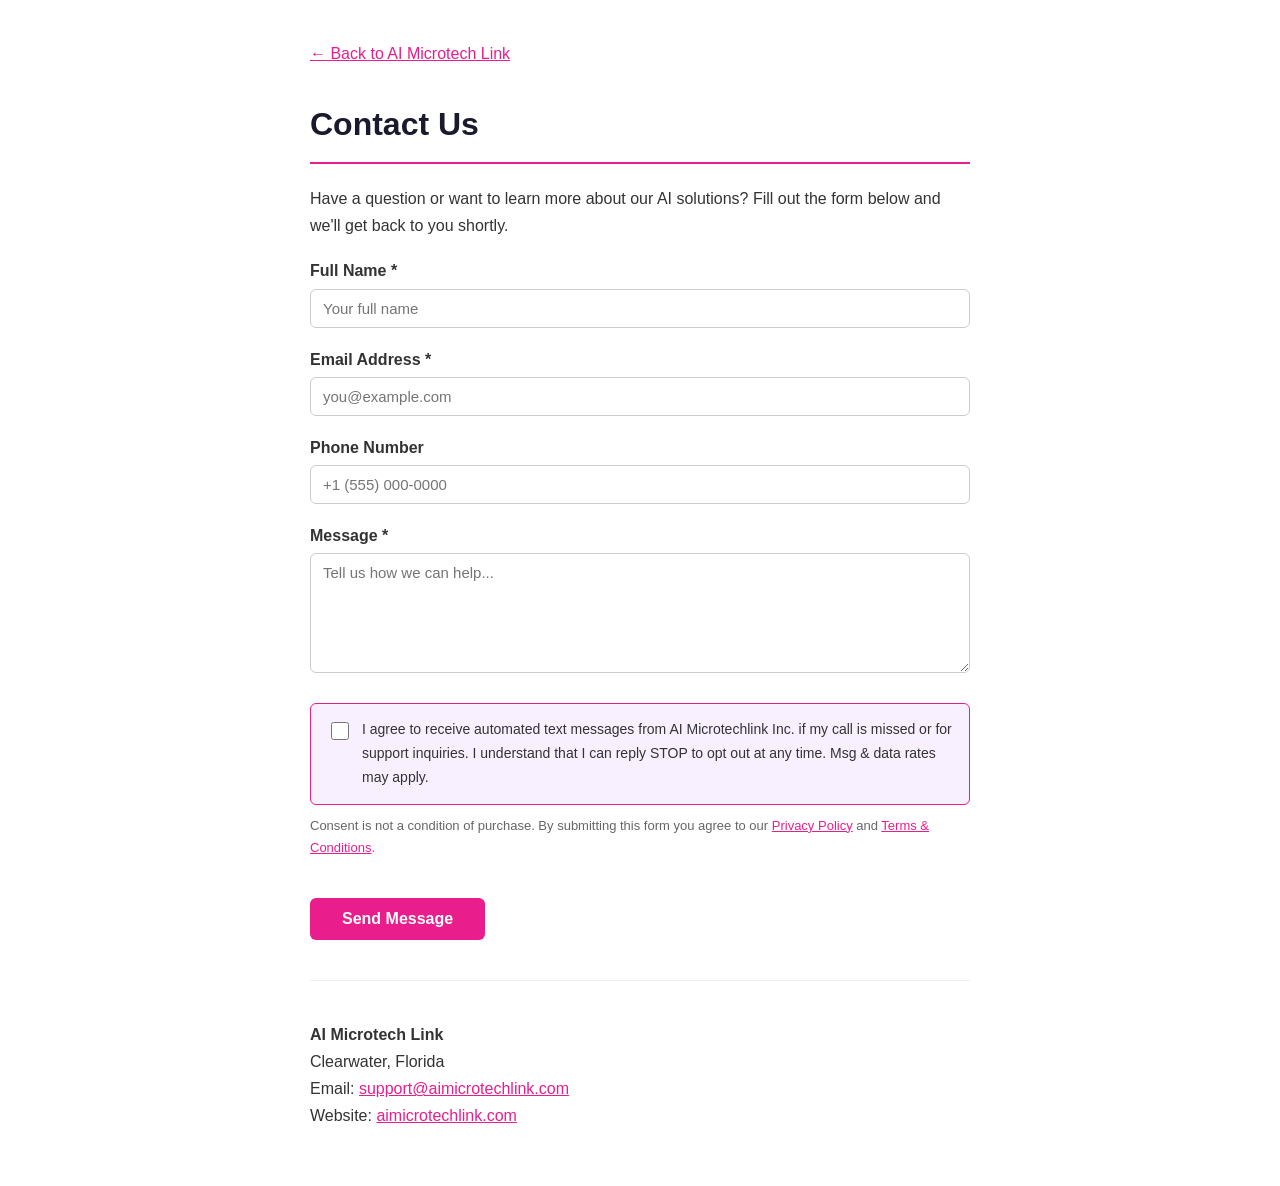
<file: contact.html>
<!doctype html>
<html lang="en">
<head>
  <meta charset="UTF-8" />
  <meta name="viewport" content="width=device-width, initial-scale=1.0" />
  <title>Contact Us | AI Microtech Link</title>
  <meta name="description" content="Contact AI Microtech Link — AI development solutions based in Clearwater, Florida." />
  <link rel="canonical" href="https://aimicrotechlink.com/contact" />
  <link rel="icon" type="image/png" href="images/ai_microtech_favicon.png" />
  <style>
    *, *::before, *::after { box-sizing: border-box; }
    body { font-family: Arial, sans-serif; max-width: 700px; margin: 0 auto; padding: 40px 20px; color: #333; line-height: 1.7; background: #fff; }
    h1 { color: #1a1a2e; border-bottom: 2px solid #e91e8c; padding-bottom: 10px; }
    a { color: #e91e8c; }
    .back { margin-bottom: 30px; }
    label { display: block; font-weight: 600; margin-bottom: 4px; margin-top: 18px; }
    input[type="text"], input[type="email"], input[type="tel"], textarea {
      width: 100%; padding: 10px 12px; border: 1px solid #ccc; border-radius: 6px;
      font-size: 15px; font-family: inherit;
    }
    textarea { min-height: 120px; resize: vertical; }
    .consent-row {
      display: flex; align-items: flex-start; gap: 10px;
      background: #f9f0ff; border: 1px solid #e91e8c; border-radius: 6px;
      padding: 14px 16px; margin-top: 22px;
    }
    .consent-row input[type="checkbox"] { margin-top: 4px; width: 18px; height: 18px; flex-shrink: 0; cursor: pointer; accent-color: #e91e8c; }
    .consent-row label { font-weight: normal; margin: 0; font-size: 14px; color: #333; }
    .privacy-note { font-size: 13px; color: #666; margin-top: 10px; }
    button[type="submit"] {
      margin-top: 26px; background: #e91e8c; color: #fff; border: none;
      padding: 12px 32px; border-radius: 6px; font-size: 16px; font-weight: 600;
      cursor: pointer; transition: background 0.2s;
    }
    button[type="submit"]:hover { background: #c2006e; }
    .success { display: none; background: #e6f9ee; border: 1px solid #34a853; border-radius: 6px; padding: 16px; margin-top: 20px; color: #1a6632; }
  </style>
</head>
<body>
  <div class="back"><a href="/">&larr; Back to AI Microtech Link</a></div>
  <h1>Contact Us</h1>
  <p>Have a question or want to learn more about our AI solutions? Fill out the form below and we'll get back to you shortly.</p>

  <form id="contactForm" action="https://formspree.io/f/support@aimicrotechlink.com" method="POST" novalidate>
    <label for="name">Full Name *</label>
    <input type="text" id="name" name="name" required placeholder="Your full name" />

    <label for="email">Email Address *</label>
    <input type="email" id="email" name="email" required placeholder="you@example.com" />

    <label for="phone">Phone Number</label>
    <input type="tel" id="phone" name="phone" placeholder="+1 (555) 000-0000" />

    <label for="message">Message *</label>
    <textarea id="message" name="message" required placeholder="Tell us how we can help..."></textarea>

    <div class="consent-row">
      <input type="checkbox" id="sms_consent" name="sms_consent" value="yes" />
      <label for="sms_consent">
        I agree to receive automated text messages from AI Microtechlink Inc. if my call is missed or for support inquiries. I understand that I can reply STOP to opt out at any time. Msg &amp; data rates may apply.
      </label>
    </div>
    <p class="privacy-note">
      Consent is not a condition of purchase. By submitting this form you agree to our
      <a href="/privacy-policy" target="_blank">Privacy Policy</a> and
      <a href="/terms" target="_blank">Terms &amp; Conditions</a>.
    </p>

    <button type="submit">Send Message</button>
    <div class="success" id="successMsg">Thanks! Your message has been sent. We'll be in touch soon.</div>
  </form>

  <hr style="margin:40px 0; border:none; border-top:1px solid #eee;" />
  <p>
    <strong>AI Microtech Link</strong><br>
    Clearwater, Florida<br>
    Email: <a href="mailto:support@aimicrotechlink.com">support@aimicrotechlink.com</a><br>
    Website: <a href="https://aimicrotechlink.com">aimicrotechlink.com</a>
  </p>
</body>
</html>
</file>
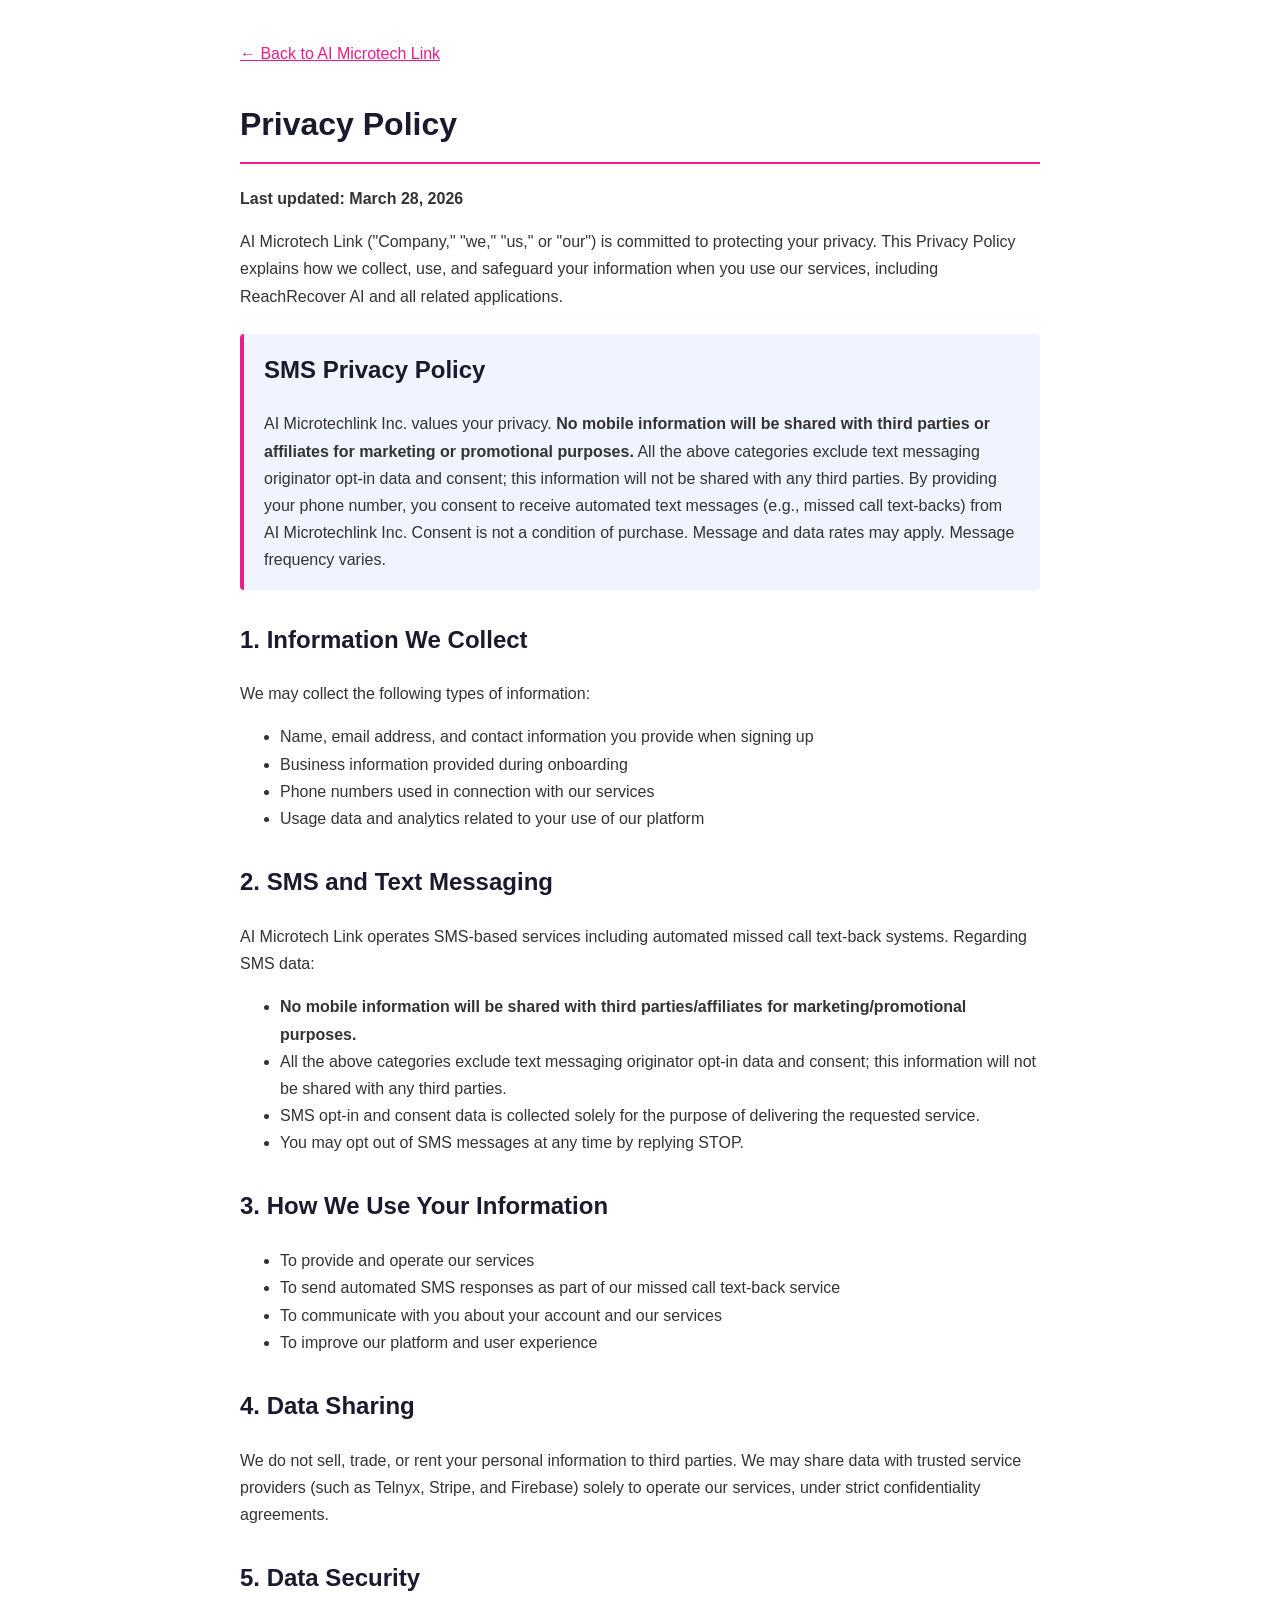
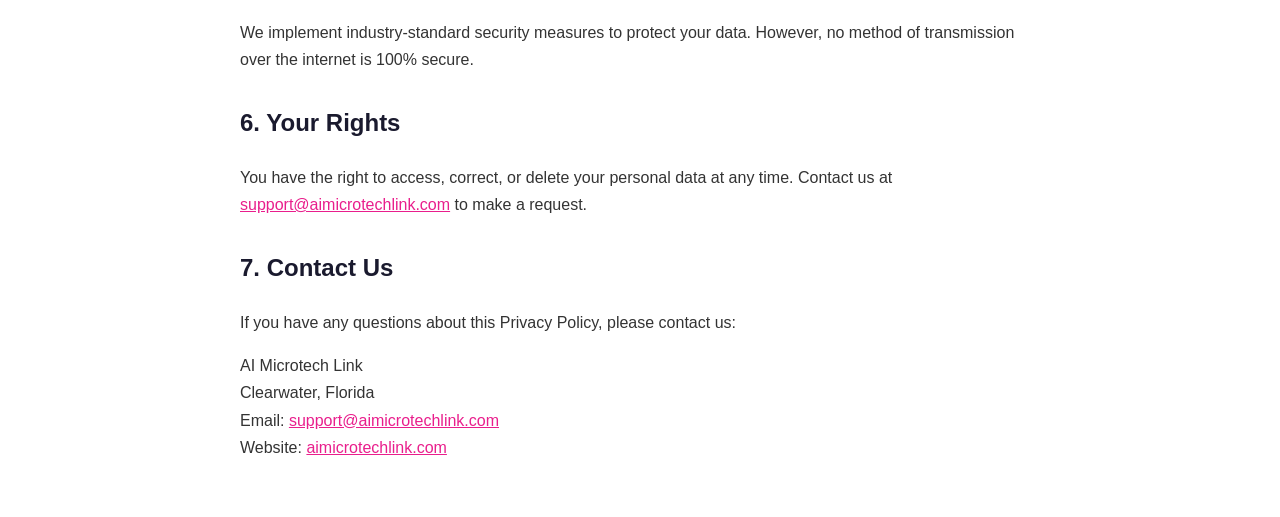
<file: privacy-policy.html>
<!doctype html>
<html lang="en">
<head>
  <meta charset="UTF-8" />
  <meta name="viewport" content="width=device-width, initial-scale=1.0" />
  <title>Privacy Policy | AI Microtech Link</title>
  <meta name="description" content="Privacy Policy for AI Microtech Link and its services." />
  <link rel="canonical" href="https://aimicrotechlink.com/privacy-policy" />
  <style>
    body { font-family: Arial, sans-serif; max-width: 800px; margin: 0 auto; padding: 40px 20px; color: #333; line-height: 1.7; }
    h1 { color: #1a1a2e; border-bottom: 2px solid #e91e8c; padding-bottom: 10px; }
    h2 { color: #1a1a2e; margin-top: 30px; }
    a { color: #e91e8c; }
    .back { margin-bottom: 30px; }
  </style>
</head>
<body>
  <div class="back"><a href="/">&larr; Back to AI Microtech Link</a></div>
  <h1>Privacy Policy</h1>
  <p><strong>Last updated: March 28, 2026</strong></p>

  <p>AI Microtech Link ("Company," "we," "us," or "our") is committed to protecting your privacy. This Privacy Policy explains how we collect, use, and safeguard your information when you use our services, including ReachRecover AI and all related applications.</p>

  <div style="background:#f0f4ff; border-left:4px solid #e91e8c; padding:16px 20px; margin:24px 0; border-radius:4px;">
    <h2 style="margin-top:0; color:#1a1a2e;">SMS Privacy Policy</h2>
    <p style="margin-bottom:0;">AI Microtechlink Inc. values your privacy. <strong>No mobile information will be shared with third parties or affiliates for marketing or promotional purposes.</strong> All the above categories exclude text messaging originator opt-in data and consent; this information will not be shared with any third parties. By providing your phone number, you consent to receive automated text messages (e.g., missed call text-backs) from AI Microtechlink Inc. Consent is not a condition of purchase. Message and data rates may apply. Message frequency varies.</p>
  </div>

  <h2>1. Information We Collect</h2>
  <p>We may collect the following types of information:</p>
  <ul>
    <li>Name, email address, and contact information you provide when signing up</li>
    <li>Business information provided during onboarding</li>
    <li>Phone numbers used in connection with our services</li>
    <li>Usage data and analytics related to your use of our platform</li>
  </ul>

  <h2>2. SMS and Text Messaging</h2>
  <p>AI Microtech Link operates SMS-based services including automated missed call text-back systems. Regarding SMS data:</p>
  <ul>
    <li><strong>No mobile information will be shared with third parties/affiliates for marketing/promotional purposes.</strong></li>
    <li>All the above categories exclude text messaging originator opt-in data and consent; this information will not be shared with any third parties.</li>
    <li>SMS opt-in and consent data is collected solely for the purpose of delivering the requested service.</li>
    <li>You may opt out of SMS messages at any time by replying STOP.</li>
  </ul>

  <h2>3. How We Use Your Information</h2>
  <ul>
    <li>To provide and operate our services</li>
    <li>To send automated SMS responses as part of our missed call text-back service</li>
    <li>To communicate with you about your account and our services</li>
    <li>To improve our platform and user experience</li>
  </ul>

  <h2>4. Data Sharing</h2>
  <p>We do not sell, trade, or rent your personal information to third parties. We may share data with trusted service providers (such as Telnyx, Stripe, and Firebase) solely to operate our services, under strict confidentiality agreements.</p>

  <h2>5. Data Security</h2>
  <p>We implement industry-standard security measures to protect your data. However, no method of transmission over the internet is 100% secure.</p>

  <h2>6. Your Rights</h2>
  <p>You have the right to access, correct, or delete your personal data at any time. Contact us at <a href="mailto:support@aimicrotechlink.com">support@aimicrotechlink.com</a> to make a request.</p>

  <h2>7. Contact Us</h2>
  <p>If you have any questions about this Privacy Policy, please contact us:</p>
  <p>
    AI Microtech Link<br>
    Clearwater, Florida<br>
    Email: <a href="mailto:support@aimicrotechlink.com">support@aimicrotechlink.com</a><br>
    Website: <a href="https://aimicrotechlink.com">aimicrotechlink.com</a>
  </p>
</body>
</html>
</file>
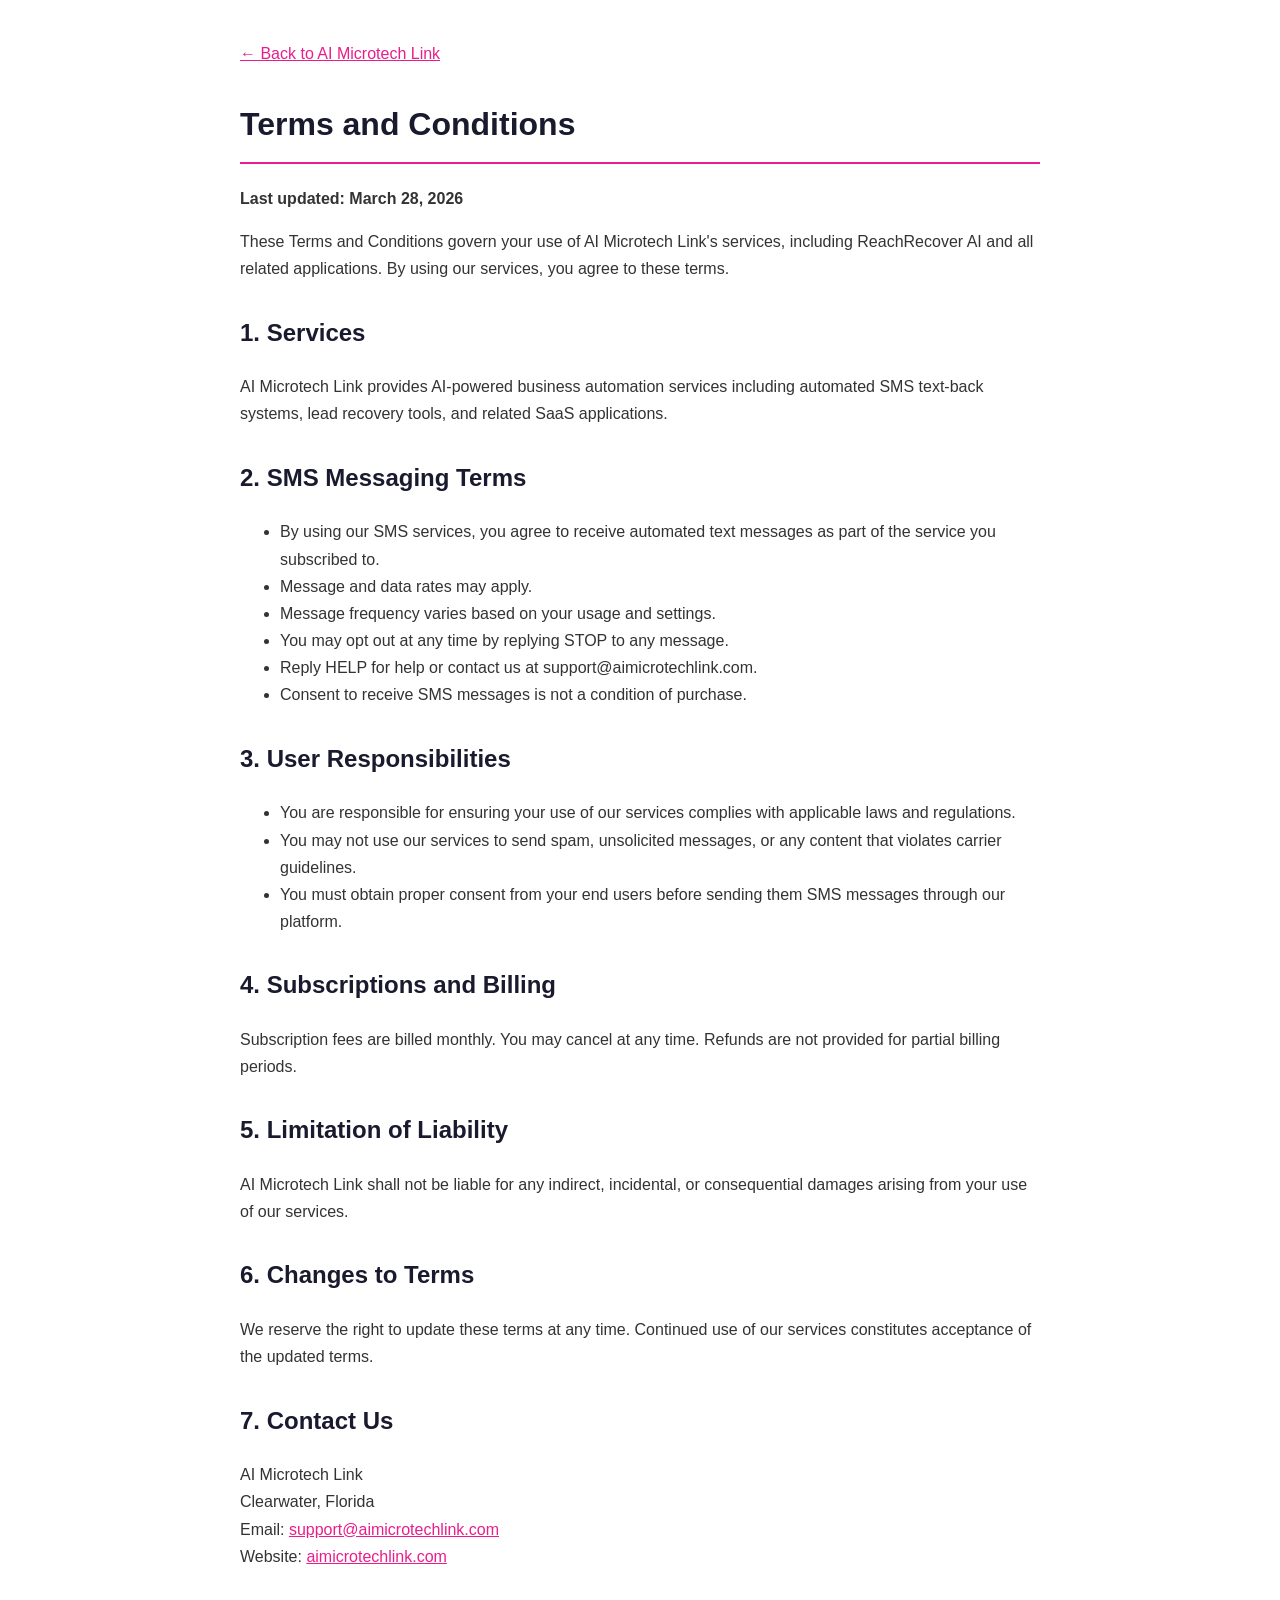
<file: terms.html>
<!doctype html>
<html lang="en">
<head>
  <meta charset="UTF-8" />
  <meta name="viewport" content="width=device-width, initial-scale=1.0" />
  <title>Terms and Conditions | AI Microtech Link</title>
  <meta name="description" content="Terms and Conditions for AI Microtech Link and its services." />
  <link rel="canonical" href="https://aimicrotechlink.com/terms" />
  <style>
    body { font-family: Arial, sans-serif; max-width: 800px; margin: 0 auto; padding: 40px 20px; color: #333; line-height: 1.7; }
    h1 { color: #1a1a2e; border-bottom: 2px solid #e91e8c; padding-bottom: 10px; }
    h2 { color: #1a1a2e; margin-top: 30px; }
    a { color: #e91e8c; }
    .back { margin-bottom: 30px; }
  </style>
</head>
<body>
  <div class="back"><a href="/">&larr; Back to AI Microtech Link</a></div>
  <h1>Terms and Conditions</h1>
  <p><strong>Last updated: March 28, 2026</strong></p>

  <p>These Terms and Conditions govern your use of AI Microtech Link's services, including ReachRecover AI and all related applications. By using our services, you agree to these terms.</p>

  <h2>1. Services</h2>
  <p>AI Microtech Link provides AI-powered business automation services including automated SMS text-back systems, lead recovery tools, and related SaaS applications.</p>

  <h2>2. SMS Messaging Terms</h2>
  <ul>
    <li>By using our SMS services, you agree to receive automated text messages as part of the service you subscribed to.</li>
    <li>Message and data rates may apply.</li>
    <li>Message frequency varies based on your usage and settings.</li>
    <li>You may opt out at any time by replying STOP to any message.</li>
    <li>Reply HELP for help or contact us at support@aimicrotechlink.com.</li>
    <li>Consent to receive SMS messages is not a condition of purchase.</li>
  </ul>

  <h2>3. User Responsibilities</h2>
  <ul>
    <li>You are responsible for ensuring your use of our services complies with applicable laws and regulations.</li>
    <li>You may not use our services to send spam, unsolicited messages, or any content that violates carrier guidelines.</li>
    <li>You must obtain proper consent from your end users before sending them SMS messages through our platform.</li>
  </ul>

  <h2>4. Subscriptions and Billing</h2>
  <p>Subscription fees are billed monthly. You may cancel at any time. Refunds are not provided for partial billing periods.</p>

  <h2>5. Limitation of Liability</h2>
  <p>AI Microtech Link shall not be liable for any indirect, incidental, or consequential damages arising from your use of our services.</p>

  <h2>6. Changes to Terms</h2>
  <p>We reserve the right to update these terms at any time. Continued use of our services constitutes acceptance of the updated terms.</p>

  <h2>7. Contact Us</h2>
  <p>
    AI Microtech Link<br>
    Clearwater, Florida<br>
    Email: <a href="mailto:support@aimicrotechlink.com">support@aimicrotechlink.com</a><br>
    Website: <a href="https://aimicrotechlink.com">aimicrotechlink.com</a>
  </p>
</body>
</html>
</file>
